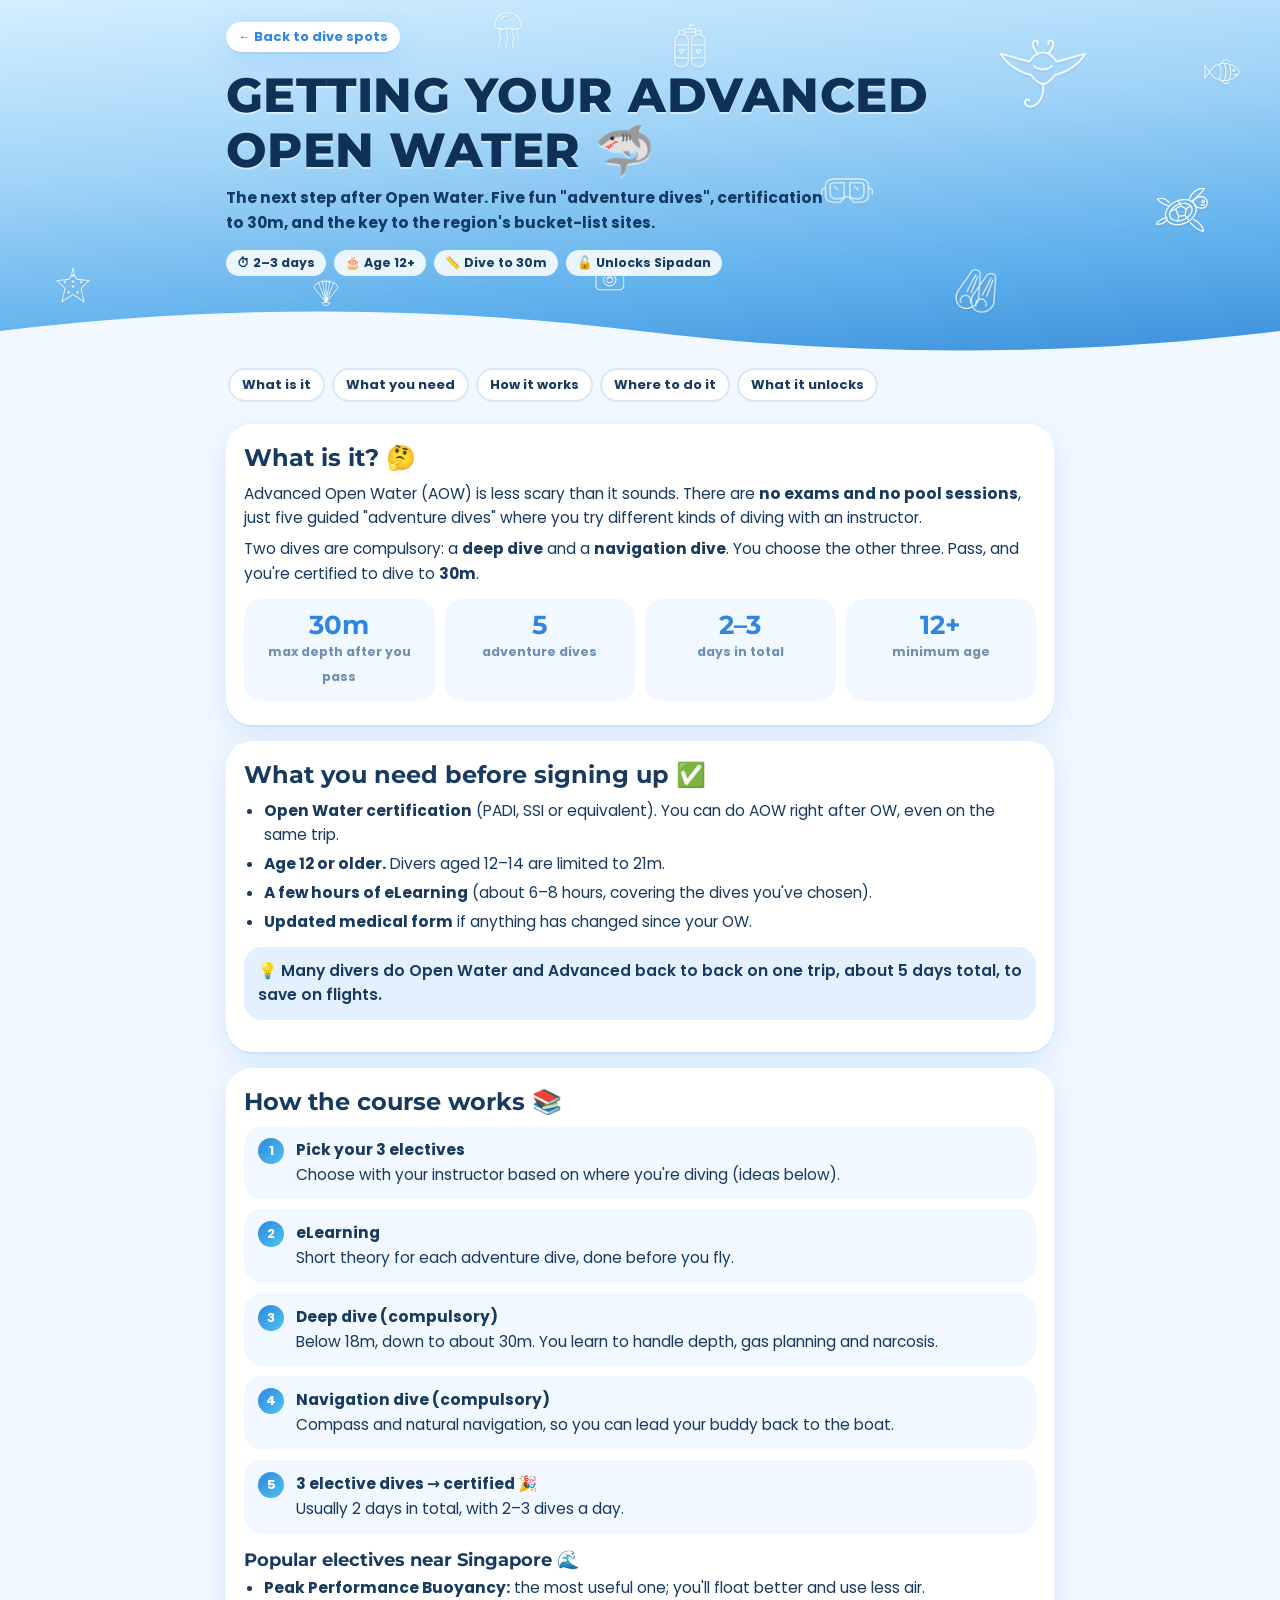
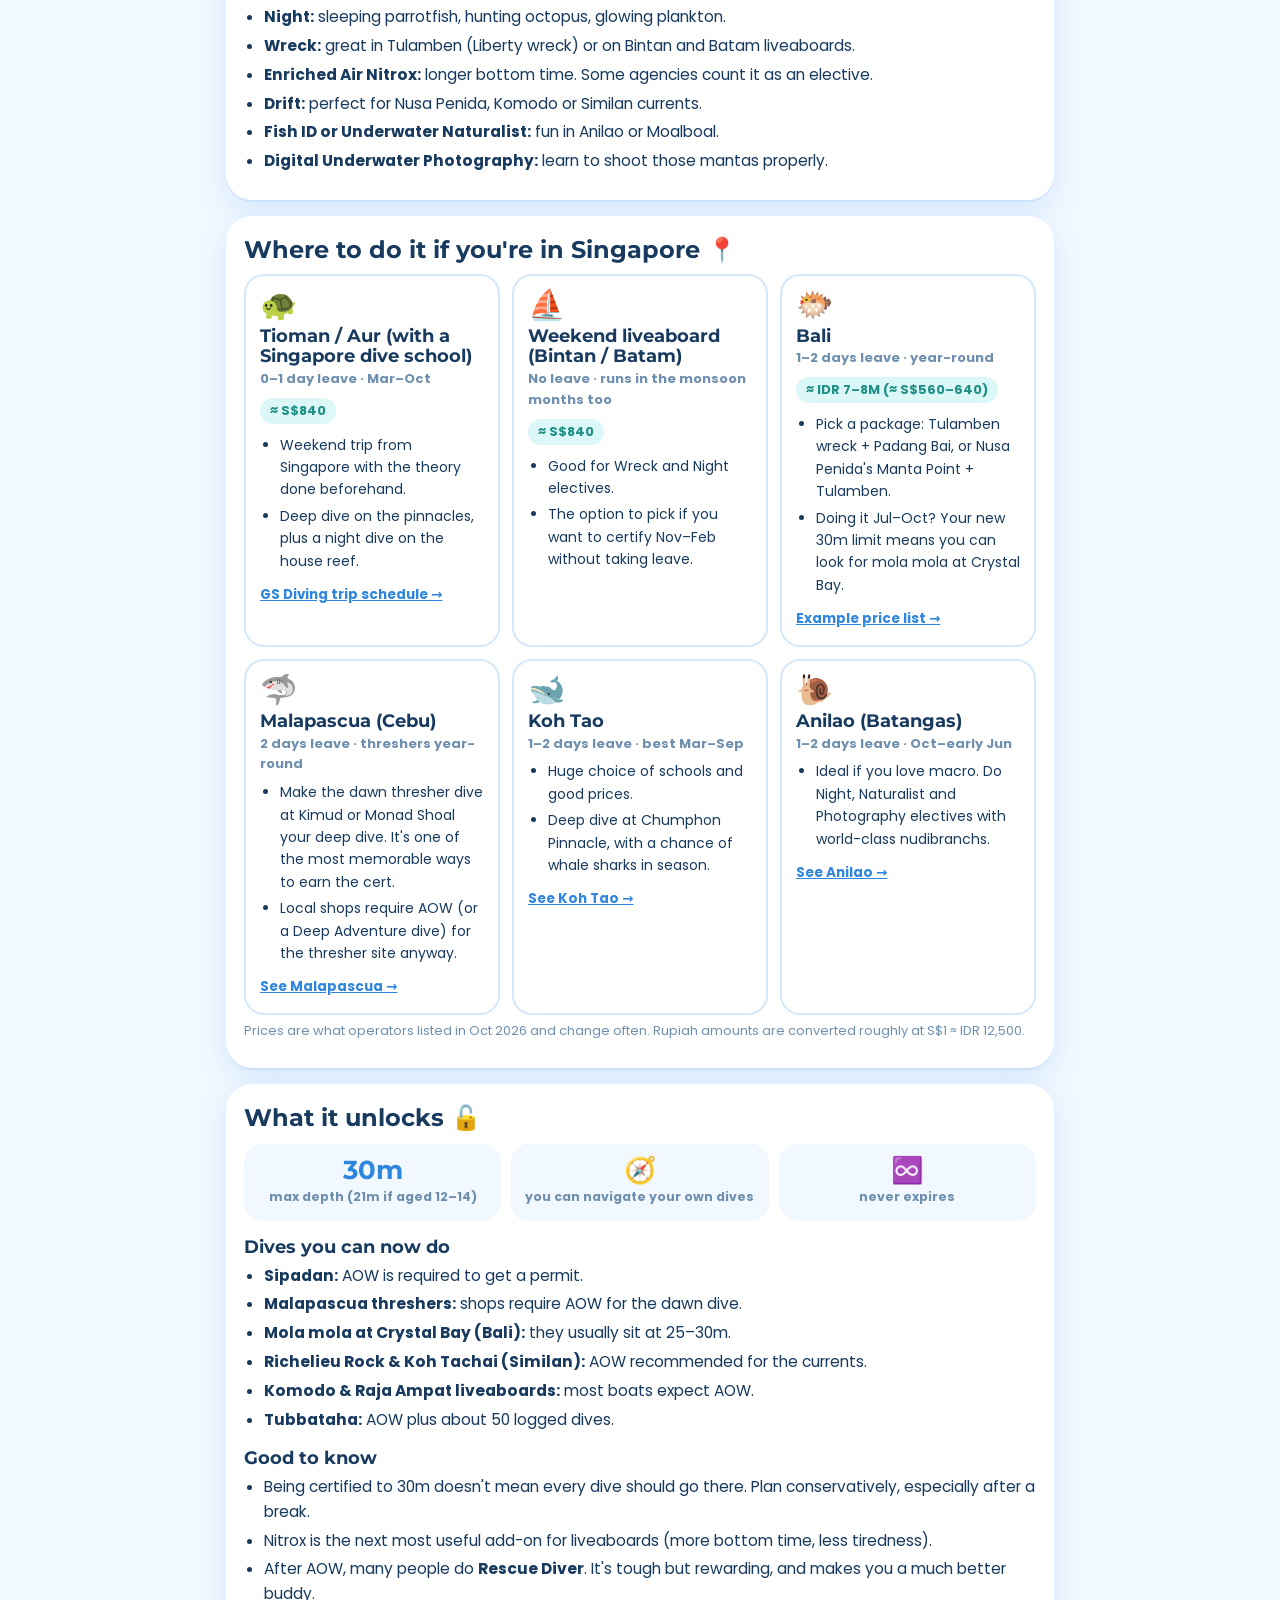
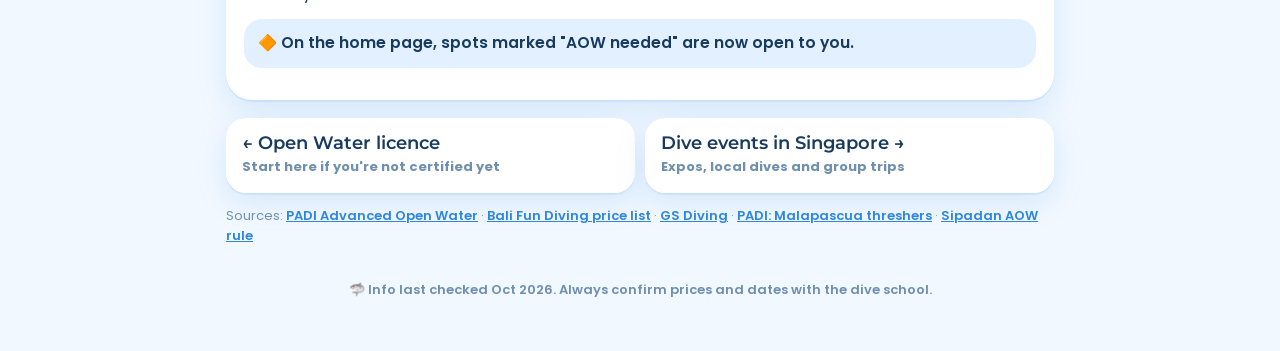
<file: advanced-open-water.html>
<!doctype html>
<html lang="en">
<head>
<meta charset="utf-8">
<meta name="viewport" content="width=device-width, initial-scale=1">
<title>Advanced Open Water</title>
<meta name="description" content="How to get your Advanced Open Water scuba certification from Singapore: what it is, requirements, where to do it and what it unlocks.">
<link rel="preconnect" href="https://fonts.googleapis.com">
<link rel="preconnect" href="https://fonts.gstatic.com" crossorigin>
<link href="https://fonts.googleapis.com/css2?family=Montserrat:wght@600;700;800&family=Poppins:wght@400;500;600;700&display=swap" rel="stylesheet">
<link rel="stylesheet" href="pages.css">
</head>
<body>

<header class="hero">
  <div class="doodles"></div>
  <div class="wrap">
    <a class="back" href="index.html">← Back to dive spots</a>
    <h1>Getting your Advanced Open Water 🦈</h1>
    <p>The next step after Open Water. Five fun "adventure dives", certification to 30m, and the key to the region's bucket-list sites.</p>
    <div class="tagrow"><span>⏱ 2–3 days</span><span>🎂 Age 12+</span><span>📏 Dive to 30m</span><span>🔓 Unlocks Sipadan</span></div>
  </div>
  <div class="waves"><svg viewBox="0 0 1440 60" preserveAspectRatio="none"><path fill="#f2f8ff" d="M0,34 C120,8 240,8 360,34 C480,60 600,60 720,34 C840,8 960,8 1080,34 C1200,60 1320,60 1440,34 L1440,60 L0,60Z"/></svg></div>
</header>

<main class="wrap">
  <nav class="toc" aria-label="On this page">
    <a href="#what">What is it</a><a href="#need">What you need</a><a href="#how">How it works</a>
    <a href="#where">Where to do it</a><a href="#after">What it unlocks</a>
  </nav>

  <section class="block" id="what">
    <h2>What is it? 🤔</h2>
    <p>Advanced Open Water (AOW) is less scary than it sounds. There are <b>no exams and no pool sessions</b>, just five guided "adventure dives" where you try different kinds of diving with an instructor.</p>
    <p>Two dives are compulsory: a <b>deep dive</b> and a <b>navigation dive</b>. You choose the other three. Pass, and you're certified to dive to <b>30m</b>.</p>
    <div class="facts">
      <div class="fact"><span class="big">30m</span><small>max depth after you pass</small></div>
      <div class="fact"><span class="big">5</span><small>adventure dives</small></div>
      <div class="fact"><span class="big">2–3</span><small>days in total</small></div>
      <div class="fact"><span class="big">12+</span><small>minimum age</small></div>
    </div>
  </section>

  <section class="block" id="need">
    <h2>What you need before signing up ✅</h2>
    <ul>
      <li><b>Open Water certification</b> (PADI, SSI or equivalent). You can do AOW right after OW, even on the same trip.</li>
      <li><b>Age 12 or older.</b> Divers aged 12–14 are limited to 21m.</li>
      <li><b>A few hours of eLearning</b> (about 6–8 hours, covering the dives you've chosen).</li>
      <li><b>Updated medical form</b> if anything has changed since your OW.</li>
    </ul>
    <div class="callout">💡 Many divers do Open Water and Advanced back to back on one trip, about 5 days total, to save on flights.</div>
  </section>

  <section class="block" id="how">
    <h2>How the course works 📚</h2>
    <ol class="steps">
      <li><b>Pick your 3 electives</b>Choose with your instructor based on where you're diving (ideas below).</li>
      <li><b>eLearning</b>Short theory for each adventure dive, done before you fly.</li>
      <li><b>Deep dive (compulsory)</b>Below 18m, down to about 30m. You learn to handle depth, gas planning and narcosis.</li>
      <li><b>Navigation dive (compulsory)</b>Compass and natural navigation, so you can lead your buddy back to the boat.</li>
      <li><b>3 elective dives → certified 🎉</b>Usually 2 days in total, with 2–3 dives a day.</li>
    </ol>
    <h3>Popular electives near Singapore 🌊</h3>
    <ul>
      <li><b>Peak Performance Buoyancy:</b> the most useful one; you'll float better and use less air.</li>
      <li><b>Night:</b> sleeping parrotfish, hunting octopus, glowing plankton.</li>
      <li><b>Wreck:</b> great in Tulamben (Liberty wreck) or on Bintan and Batam liveaboards.</li>
      <li><b>Enriched Air Nitrox:</b> longer bottom time. Some agencies count it as an elective.</li>
      <li><b>Drift:</b> perfect for Nusa Penida, Komodo or Similan currents.</li>
      <li><b>Fish ID or Underwater Naturalist:</b> fun in Anilao or Moalboal.</li>
      <li><b>Digital Underwater Photography:</b> learn to shoot those mantas properly.</li>
    </ul>
  </section>

  <section class="block" id="where">
    <h2>Where to do it if you're in Singapore 📍</h2>
    <div class="places">

      <div class="place">
        <div class="emo">🐢</div>
        <h3>Tioman / Aur (with a Singapore dive school)</h3>
        <div class="meta">0–1 day leave · Mar–Oct</div>
        <span class="price">≈ S$840</span>
        <ul>
          <li>Weekend trip from Singapore with the theory done beforehand.</li>
          <li>Deep dive on the pinnacles, plus a night dive on the house reef.</li>
        </ul>
        <a class="go" href="https://gs-diving.com/scheduled-dive-trips/" target="_blank" rel="noopener">GS Diving trip schedule →</a>
      </div>

      <div class="place">
        <div class="emo">⛵</div>
        <h3>Weekend liveaboard (Bintan / Batam)</h3>
        <div class="meta">No leave · runs in the monsoon months too</div>
        <span class="price">≈ S$840</span>
        <ul>
          <li>Good for Wreck and Night electives.</li>
          <li>The option to pick if you want to certify Nov–Feb without taking leave.</li>
        </ul>
      </div>

      <div class="place">
        <div class="emo">🐡</div>
        <h3>Bali</h3>
        <div class="meta">1–2 days leave · year-round</div>
        <span class="price">≈ IDR 7–8M (≈ S$560–640)</span>
        <ul>
          <li>Pick a package: Tulamben wreck + Padang Bai, or Nusa Penida's Manta Point + Tulamben.</li>
          <li>Doing it Jul–Oct? Your new 30m limit means you can look for mola mola at Crystal Bay.</li>
        </ul>
        <a class="go" href="https://balifundiving.com/pricelist/" target="_blank" rel="noopener">Example price list →</a>
      </div>

      <div class="place">
        <div class="emo">🦈</div>
        <h3>Malapascua (Cebu)</h3>
        <div class="meta">2 days leave · threshers year-round</div>
        <ul>
          <li>Make the dawn thresher dive at Kimud or Monad Shoal your deep dive. It's one of the most memorable ways to earn the cert.</li>
          <li>Local shops require AOW (or a Deep Adventure dive) for the thresher site anyway.</li>
        </ul>
        <a class="go" href="index.html#spot-malapascua">See Malapascua →</a>
      </div>

      <div class="place">
        <div class="emo">🐋</div>
        <h3>Koh Tao</h3>
        <div class="meta">1–2 days leave · best Mar–Sep</div>
        <ul>
          <li>Huge choice of schools and good prices.</li>
          <li>Deep dive at Chumphon Pinnacle, with a chance of whale sharks in season.</li>
        </ul>
        <a class="go" href="index.html#spot-kohtao">See Koh Tao →</a>
      </div>

      <div class="place">
        <div class="emo">🐌</div>
        <h3>Anilao (Batangas)</h3>
        <div class="meta">1–2 days leave · Oct–early Jun</div>
        <ul>
          <li>Ideal if you love macro. Do Night, Naturalist and Photography electives with world-class nudibranchs.</li>
        </ul>
        <a class="go" href="index.html#spot-anilao">See Anilao →</a>
      </div>

    </div>
    <p class="sources">Prices are what operators listed in Oct 2026 and change often. Rupiah amounts are converted roughly at S$1 ≈ IDR 12,500.</p>
  </section>

  <section class="block" id="after">
    <h2>What it unlocks 🔓</h2>
    <div class="facts">
      <div class="fact"><span class="big">30m</span><small>max depth (21m if aged 12–14)</small></div>
      <div class="fact"><span class="big">🧭</span><small>you can navigate your own dives</small></div>
      <div class="fact"><span class="big">♾️</span><small>never expires</small></div>
    </div>
    <h3>Dives you can now do</h3>
    <ul>
      <li><b>Sipadan:</b> AOW is required to get a permit.</li>
      <li><b>Malapascua threshers:</b> shops require AOW for the dawn dive.</li>
      <li><b>Mola mola at Crystal Bay (Bali):</b> they usually sit at 25–30m.</li>
      <li><b>Richelieu Rock & Koh Tachai (Similan):</b> AOW recommended for the currents.</li>
      <li><b>Komodo & Raja Ampat liveaboards:</b> most boats expect AOW.</li>
      <li><b>Tubbataha:</b> AOW plus about 50 logged dives.</li>
    </ul>
    <h3>Good to know</h3>
    <ul>
      <li>Being certified to 30m doesn't mean every dive should go there. Plan conservatively, especially after a break.</li>
      <li>Nitrox is the next most useful add-on for liveaboards (more bottom time, less tiredness).</li>
      <li>After AOW, many people do <b>Rescue Diver</b>. It's tough but rewarding, and makes you a much better buddy.</li>
    </ul>
    <div class="callout">🔶 On the home page, spots marked "AOW needed" are now open to you.</div>
  </section>

  <div class="next">
    <a href="open-water.html"><b>← Open Water licence</b><span>Start here if you're not certified yet</span></a>
    <a href="events.html"><b>Dive events in Singapore →</b><span>Expos, local dives and group trips</span></a>
  </div>

  <p class="sources">Sources: <a href="https://padi.com/courses/advanced-open-water" target="_blank" rel="noopener">PADI Advanced Open Water</a> · <a href="https://balifundiving.com/pricelist/" target="_blank" rel="noopener">Bali Fun Diving price list</a> · <a href="https://gs-diving.com/scheduled-dive-trips/" target="_blank" rel="noopener">GS Diving</a> · <a href="https://blog.padi.com/?p=60739" target="_blank" rel="noopener">PADI: Malapascua threshers</a> · <a href="https://stingynomads.com/dive-sipadan-budget-guide/" target="_blank" rel="noopener">Sipadan AOW rule</a></p>
</main>

<footer>🦈 Info last checked Oct 2026. Always confirm prices and dates with the dive school.</footer>
<script src="pages.js"></script>
</body>
</html>
</file>
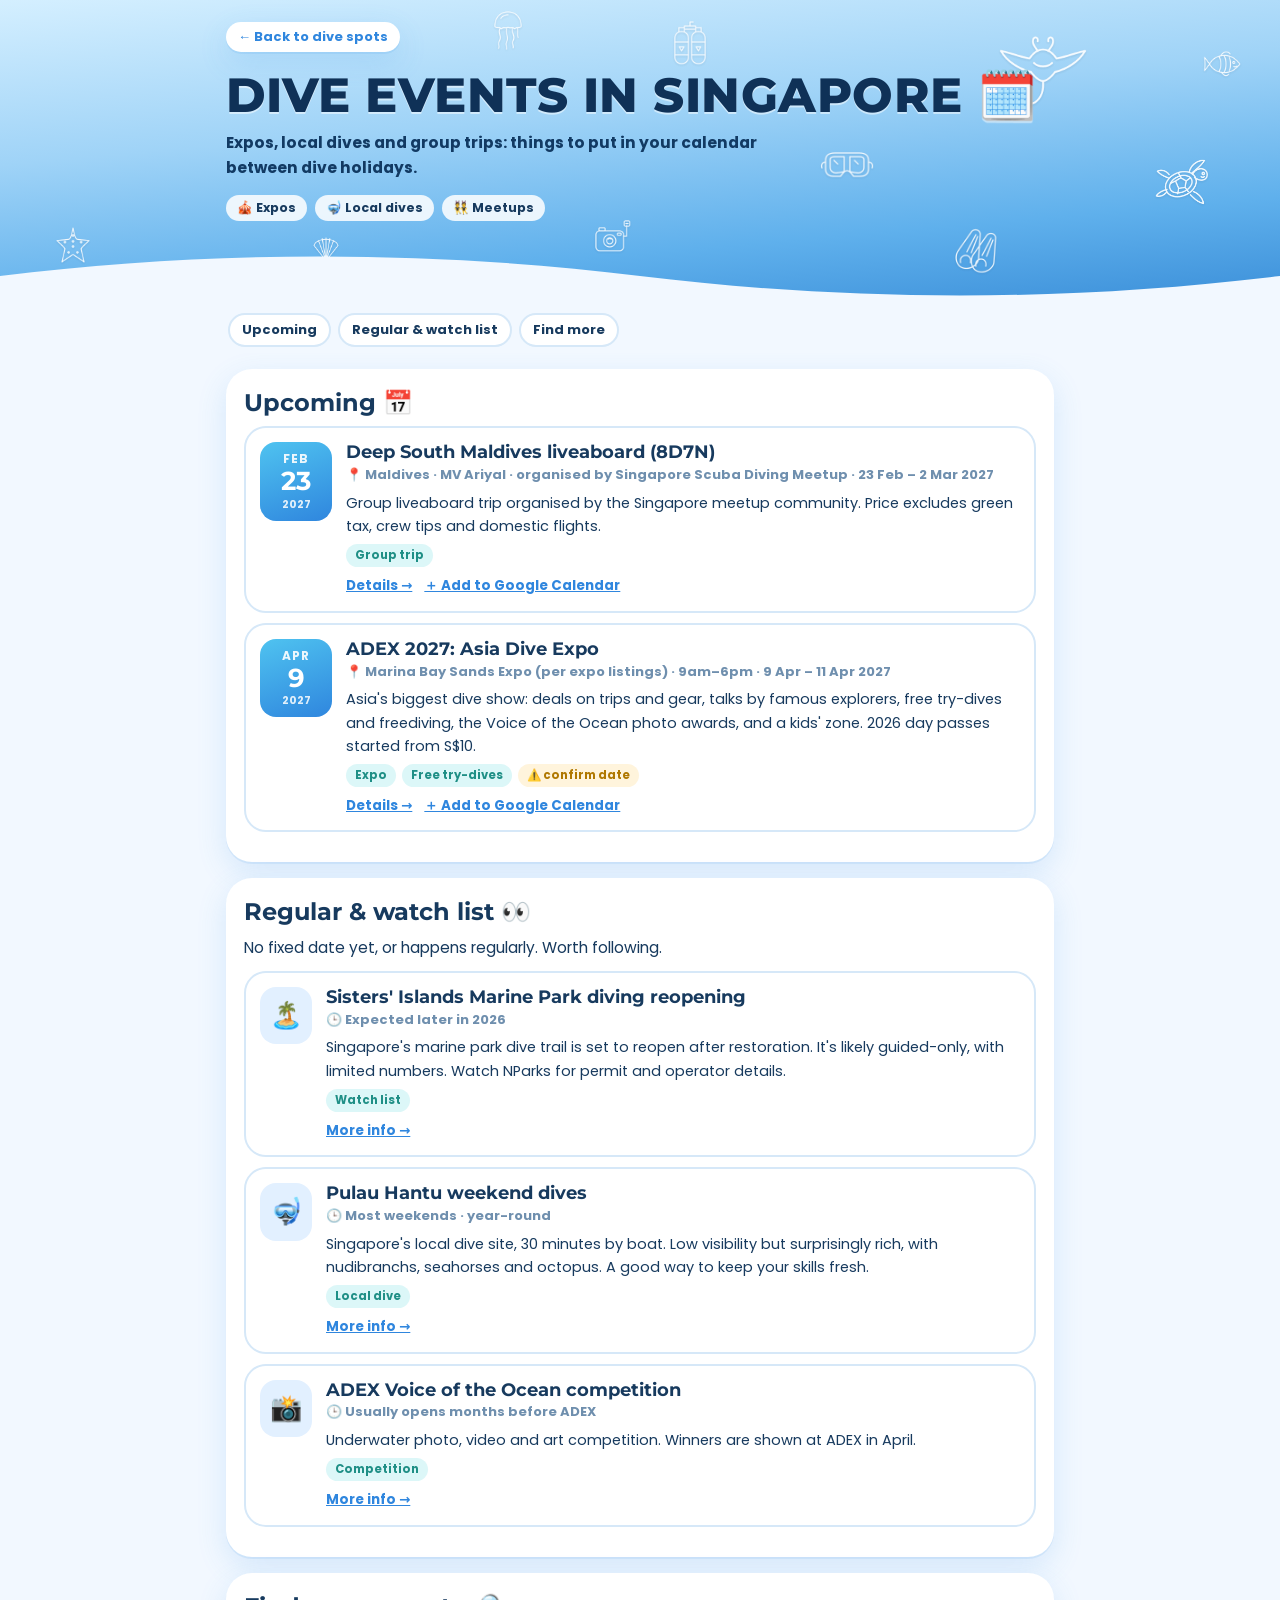
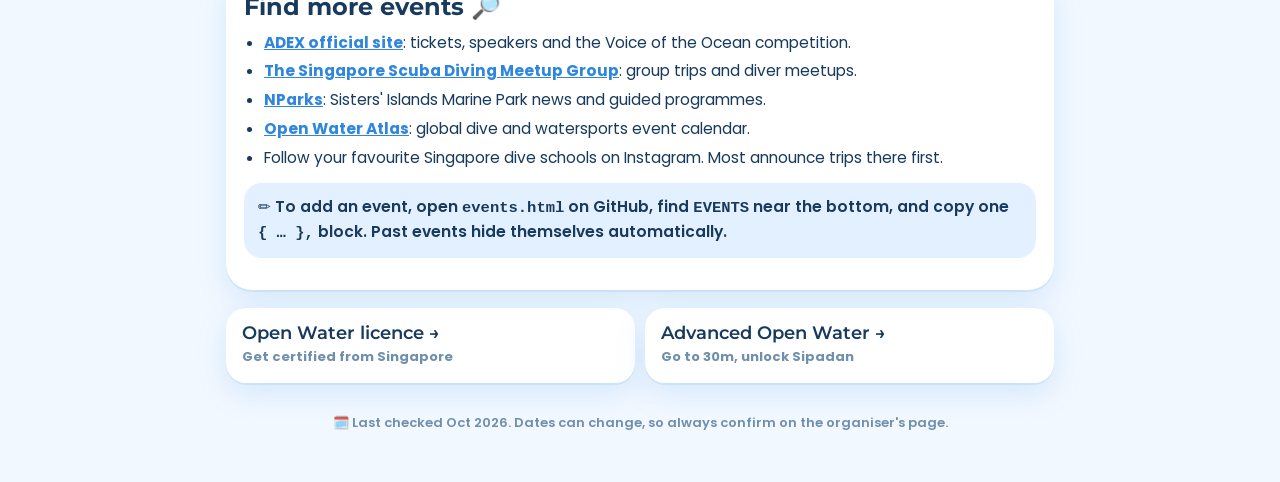
<file: events.html>
<!doctype html>
<html lang="en">
<head>
<meta charset="utf-8">
<meta name="viewport" content="width=device-width, initial-scale=1">
<title>Dive Events in SG</title>
<meta name="description" content="Upcoming diving-related events in Singapore: dive expos, local dives and group trips.">
<link rel="preconnect" href="https://fonts.googleapis.com">
<link rel="preconnect" href="https://fonts.gstatic.com" crossorigin>
<link href="https://fonts.googleapis.com/css2?family=Montserrat:wght@600;700;800&family=Poppins:wght@400;500;600;700&display=swap" rel="stylesheet">
<link rel="stylesheet" href="pages.css">
<style>
.ev{display:grid;grid-template-columns:72px 1fr;gap:14px;border:2px solid var(--line);border-radius:22px;padding:14px;margin:10px 0;background:#fff;transition:transform .25s,border-color .25s}
.ev:hover{transform:translateY(-3px);border-color:var(--blue)}
.date{background:linear-gradient(160deg,#4fc3f0,#2f86de);color:#fff;border-radius:16px;text-align:center;padding:8px 4px;align-self:start}
.date .m{display:block;font:700 12px Poppins;text-transform:uppercase;letter-spacing:.08em;opacity:.9}
.date .d{display:block;font:700 26px Montserrat;line-height:1.05}
.date .y{display:block;font:700 11px Poppins;opacity:.85}
.ev h3{margin:0 0 2px !important;font-size:18px}
.ev .where{color:var(--muted);font-weight:700;font-size:13px}
.ev p{margin:6px 0 !important;font-size:14.5px}
.ev .tags{display:flex;gap:6px;flex-wrap:wrap;margin-top:6px}
.ev .tag{font:700 11.5px Poppins;padding:3px 9px;border-radius:999px;background:var(--aqua-soft);color:#1f8f86}
.ev .tag.check{background:#fff4dc;color:#b07800}
.ev .links{display:flex;gap:12px;flex-wrap:wrap;margin-top:8px;font-size:13.5px}
.ongoing .ev{grid-template-columns:52px 1fr}
.ongoing .date{background:var(--blue-soft);color:var(--blue);font-size:26px;display:grid;place-items:center;padding:8px 0}
.empty{color:var(--muted);font-weight:700}
</style>
</head>
<body>

<header class="hero">
  <div class="doodles"></div>
  <div class="wrap">
    <a class="back" href="index.html">← Back to dive spots</a>
    <h1>Dive events in Singapore 🗓️</h1>
    <p>Expos, local dives and group trips: things to put in your calendar between dive holidays.</p>
    <div class="tagrow"><span>🎪 Expos</span><span>🤿 Local dives</span><span>👯 Meetups</span></div>
  </div>
  <div class="waves"><svg viewBox="0 0 1440 60" preserveAspectRatio="none"><path fill="#f2f8ff" d="M0,34 C120,8 240,8 360,34 C480,60 600,60 720,34 C840,8 960,8 1080,34 C1200,60 1320,60 1440,34 L1440,60 L0,60Z"/></svg></div>
</header>

<main class="wrap">
  <nav class="toc" aria-label="On this page">
    <a href="#upcoming">Upcoming</a><a href="#ongoing">Regular & watch list</a><a href="#more">Find more</a>
  </nav>

  <section class="block" id="upcoming">
    <h2>Upcoming 📅</h2>
    <div id="upList"></div>
  </section>

  <section class="block ongoing" id="ongoing">
    <h2>Regular & watch list 👀</h2>
    <p>No fixed date yet, or happens regularly. Worth following.</p>
    <div id="onList"></div>
  </section>

  <section class="block" id="more">
    <h2>Find more events 🔎</h2>
    <ul>
      <li><a href="https://www.adex.asia" target="_blank" rel="noopener">ADEX official site</a>: tickets, speakers and the Voice of the Ocean competition.</li>
      <li><a href="https://www.meetup.com/the-singapore-scuba-diving-meetup-group/" target="_blank" rel="noopener">The Singapore Scuba Diving Meetup Group</a>: group trips and diver meetups.</li>
      <li><a href="https://www.nparks.gov.sg" target="_blank" rel="noopener">NParks</a>: Sisters' Islands Marine Park news and guided programmes.</li>
      <li><a href="https://openwateratlas.com/en/events/" target="_blank" rel="noopener">Open Water Atlas</a>: global dive and watersports event calendar.</li>
      <li>Follow your favourite Singapore dive schools on Instagram. Most announce trips there first.</li>
    </ul>
    <div class="callout">✏️ To add an event, open <code>events.html</code> on GitHub, find <code>EVENTS</code> near the bottom, and copy one <code>{ … },</code> block. Past events hide themselves automatically.</div>
  </section>

  <div class="next">
    <a href="open-water.html"><b>Open Water licence →</b><span>Get certified from Singapore</span></a>
    <a href="advanced-open-water.html"><b>Advanced Open Water →</b><span>Go to 30m, unlock Sipadan</span></a>
  </div>
</main>

<footer>🗓️ Last checked Oct 2026. Dates can change, so always confirm on the organiser's page.</footer>

<script>
/* ===================================================================
   EDIT EVENTS HERE
   EVENTS  = things with dates. Format dates as "YYYY-MM-DD".
             end is optional (for multi-day events).
             check: true shows a "confirm date" tag.
   ONGOING = regular things or "watch this space" items (no date).
   =================================================================== */
const EVENTS = [
  { start:"2027-02-23", end:"2027-03-02", title:"Deep South Maldives liveaboard (8D7N)",
    where:"Maldives · MV Ariyal · organised by Singapore Scuba Diving Meetup",
    what:"Group liveaboard trip organised by the Singapore meetup community. Price excludes green tax, crew tips and domestic flights.",
    url:"https://www.meetup.com/the-singapore-scuba-diving-meetup-group/", tags:["Group trip"] },
  { start:"2027-04-09", end:"2027-04-11", title:"ADEX 2027: Asia Dive Expo",
    where:"Marina Bay Sands Expo (per expo listings) · 9am–6pm",
    what:"Asia's biggest dive show: deals on trips and gear, talks by famous explorers, free try-dives and freediving, the Voice of the Ocean photo awards, and a kids' zone. 2026 day passes started from S$10.",
    url:"https://www.adex.asia", tags:["Expo","Free try-dives"], check:true }
];

const ONGOING = [
  { icon:"🏝️", title:"Sisters' Islands Marine Park diving reopening",
    when:"Expected later in 2026",
    what:"Singapore's marine park dive trail is set to reopen after restoration. It's likely guided-only, with limited numbers. Watch NParks for permit and operator details.",
    url:"https://www.thescubanews.com/2026/04/15/singapore-set-to-reopen-diving-at-sisters-islands-marine-park-after-multi-year-restoration/", tags:["Watch list"] },
  { icon:"🤿", title:"Pulau Hantu weekend dives",
    when:"Most weekends · year-round",
    what:"Singapore's local dive site, 30 minutes by boat. Low visibility but surprisingly rich, with nudibranchs, seahorses and octopus. A good way to keep your skills fresh.",
    url:"https://travel.padi.com/dive-trip/singapur/pulau-hantu-tauchausflug-13981", tags:["Local dive"] },
  { icon:"📸", title:"ADEX Voice of the Ocean competition",
    when:"Usually opens months before ADEX",
    what:"Underwater photo, video and art competition. Winners are shown at ADEX in April.",
    url:"https://www.divephotoguide.com/underwater-photography-scuba-ocean-news/adex-voice-ocean-2026-competition-launched", tags:["Competition"] }
];

/* ------------- rendering (no need to edit below) ------------- */
const MON = ["Jan","Feb","Mar","Apr","May","Jun","Jul","Aug","Sep","Oct","Nov","Dec"];
const esc = t => String(t ?? "").replace(/[&<>"]/g, c => ({"&":"&amp;","<":"&lt;",">":"&gt;",'"':"&quot;"}[c]));
const toD = s => { const [y,m,d] = s.split("-").map(Number); return new Date(y, m-1, d); };
const ymd = d => `${d.getFullYear()}${String(d.getMonth()+1).padStart(2,"0")}${String(d.getDate()).padStart(2,"0")}`;
const today = new Date(); today.setHours(0,0,0,0);

const upcoming = EVENTS.filter(e => toD(e.end || e.start) >= today).sort((a,b) => toD(a.start) - toD(b.start));
document.getElementById("upList").innerHTML = upcoming.length ? upcoming.map(e => {
  const s = toD(e.start), en = e.end ? toD(e.end) : null;
  const range = en ? `${s.getDate()} ${MON[s.getMonth()]} – ${en.getDate()} ${MON[en.getMonth()]} ${en.getFullYear()}` : `${s.getDate()} ${MON[s.getMonth()]} ${s.getFullYear()}`;
  const endPlus = new Date((en || s).getTime()); endPlus.setDate(endPlus.getDate()+1);
  const gcal = `https://calendar.google.com/calendar/render?action=TEMPLATE&text=${encodeURIComponent(e.title)}&dates=${ymd(s)}/${ymd(endPlus)}&location=${encodeURIComponent(e.where||"")}&details=${encodeURIComponent((e.what||"")+"\n"+(e.url||""))}`;
  return `<div class="ev">
    <div class="date"><span class="m">${MON[s.getMonth()]}</span><span class="d">${s.getDate()}</span><span class="y">${s.getFullYear()}</span></div>
    <div>
      <h3>${esc(e.title)}</h3>
      <div class="where">📍 ${esc(e.where)} · ${range}</div>
      <p>${esc(e.what)}</p>
      <div class="tags">${(e.tags||[]).map(t=>`<span class="tag">${esc(t)}</span>`).join("")}${e.check?`<span class="tag check">⚠️ confirm date</span>`:""}</div>
      <div class="links">${e.url?`<a href="${esc(e.url)}" target="_blank" rel="noopener">Details →</a>`:""}<a href="${gcal}" target="_blank" rel="noopener">＋ Add to Google Calendar</a></div>
    </div>
  </div>`;
}).join("") : `<p class="empty">No dated events right now. Check the watch list below. 🐠</p>`;

document.getElementById("onList").innerHTML = ONGOING.map(e => `<div class="ev">
  <div class="date">${e.icon||"🐠"}</div>
  <div>
    <h3>${esc(e.title)}</h3>
    <div class="where">🕒 ${esc(e.when)}</div>
    <p>${esc(e.what)}</p>
    <div class="tags">${(e.tags||[]).map(t=>`<span class="tag">${esc(t)}</span>`).join("")}</div>
    ${e.url?`<div class="links"><a href="${esc(e.url)}" target="_blank" rel="noopener">More info →</a></div>`:""}
  </div>
</div>`).join("");
</script>
<script src="pages.js"></script>
</body>
</html>
</file>
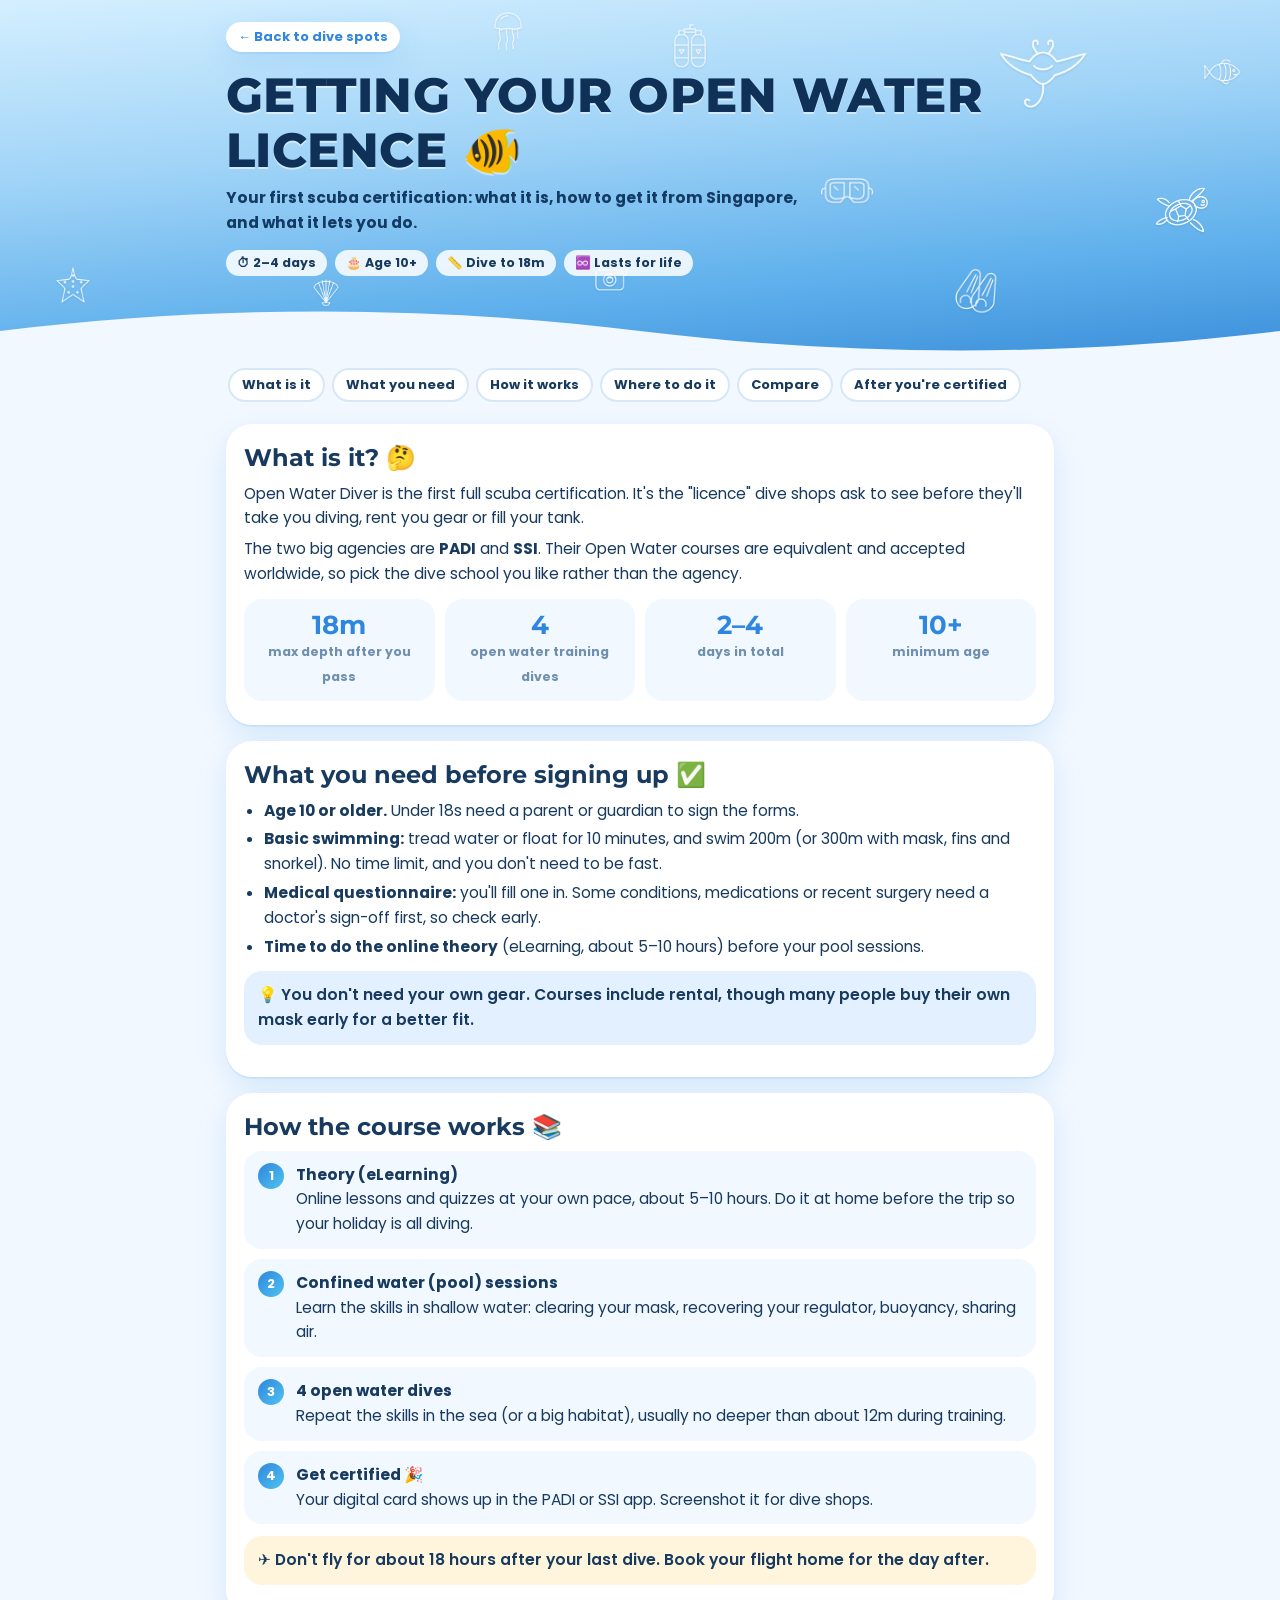
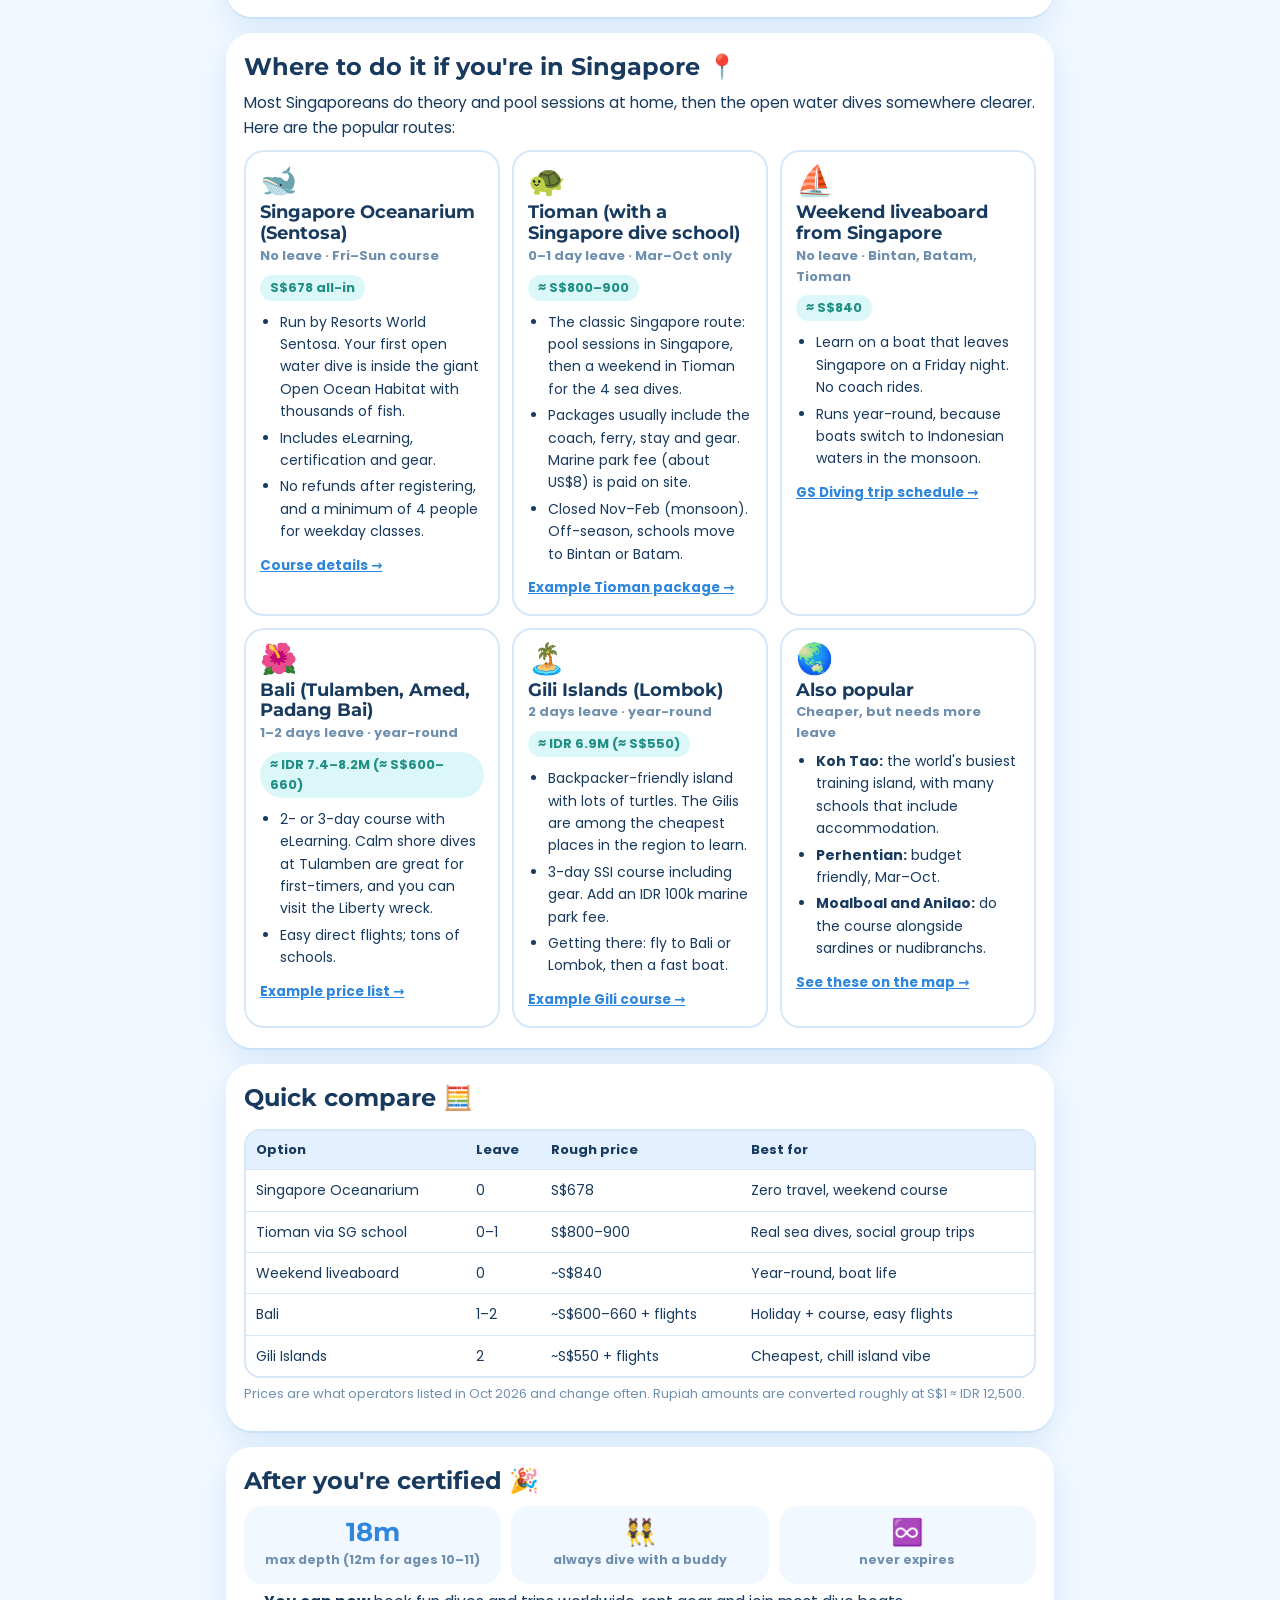
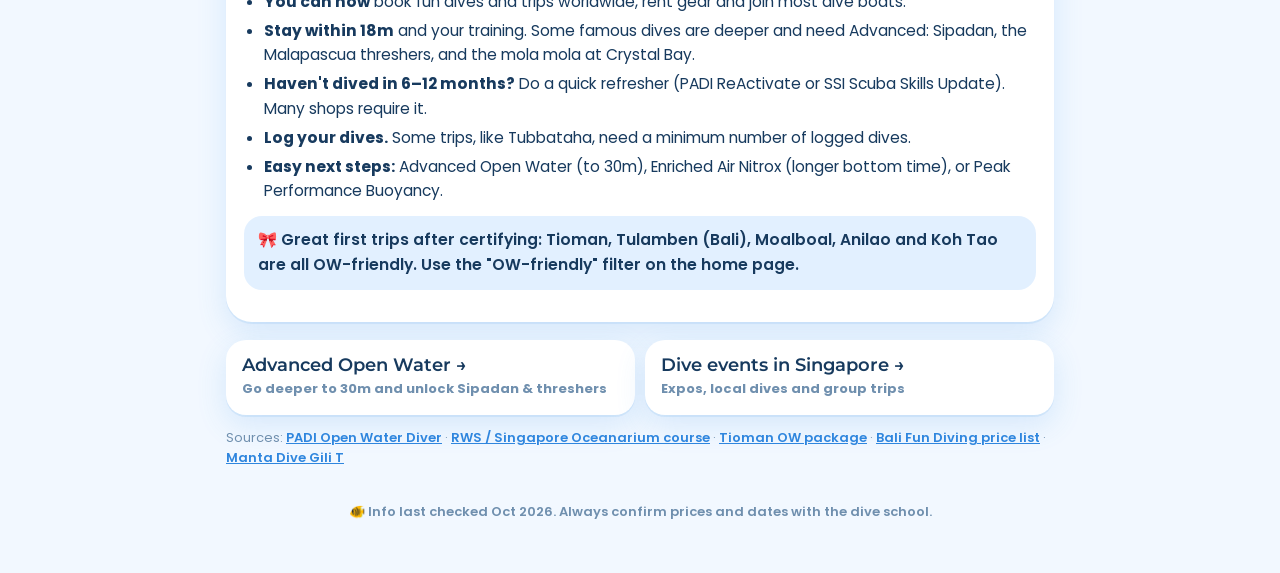
<file: open-water.html>
<!doctype html>
<html lang="en">
<head>
<meta charset="utf-8">
<meta name="viewport" content="width=device-width, initial-scale=1">
<title>Open Water Licence</title>
<meta name="description" content="How to get your Open Water scuba certification from Singapore: what it is, requirements, where to do it (Singapore Oceanarium, Tioman, Bali, Gili) and what you can do after.">
<link rel="preconnect" href="https://fonts.googleapis.com">
<link rel="preconnect" href="https://fonts.gstatic.com" crossorigin>
<link href="https://fonts.googleapis.com/css2?family=Montserrat:wght@600;700;800&family=Poppins:wght@400;500;600;700&display=swap" rel="stylesheet">
<link rel="stylesheet" href="pages.css">
</head>
<body>

<header class="hero">
  <div class="doodles"></div>
  <div class="wrap">
    <a class="back" href="index.html">← Back to dive spots</a>
    <h1>Getting your Open Water licence 🐠</h1>
    <p>Your first scuba certification: what it is, how to get it from Singapore, and what it lets you do.</p>
    <div class="tagrow"><span>⏱ 2–4 days</span><span>🎂 Age 10+</span><span>📏 Dive to 18m</span><span>♾️ Lasts for life</span></div>
  </div>
  <div class="waves"><svg viewBox="0 0 1440 60" preserveAspectRatio="none"><path fill="#f2f8ff" d="M0,34 C120,8 240,8 360,34 C480,60 600,60 720,34 C840,8 960,8 1080,34 C1200,60 1320,60 1440,34 L1440,60 L0,60Z"/></svg></div>
</header>

<main class="wrap">
  <nav class="toc" aria-label="On this page">
    <a href="#what">What is it</a><a href="#need">What you need</a><a href="#how">How it works</a>
    <a href="#where">Where to do it</a><a href="#compare">Compare</a><a href="#after">After you're certified</a>
  </nav>

  <section class="block" id="what">
    <h2>What is it? 🤔</h2>
    <p>Open Water Diver is the first full scuba certification. It's the "licence" dive shops ask to see before they'll take you diving, rent you gear or fill your tank.</p>
    <p>The two big agencies are <b>PADI</b> and <b>SSI</b>. Their Open Water courses are equivalent and accepted worldwide, so pick the dive school you like rather than the agency.</p>
    <div class="facts">
      <div class="fact"><span class="big">18m</span><small>max depth after you pass</small></div>
      <div class="fact"><span class="big">4</span><small>open water training dives</small></div>
      <div class="fact"><span class="big">2–4</span><small>days in total</small></div>
      <div class="fact"><span class="big">10+</span><small>minimum age</small></div>
    </div>
  </section>

  <section class="block" id="need">
    <h2>What you need before signing up ✅</h2>
    <ul>
      <li><b>Age 10 or older.</b> Under 18s need a parent or guardian to sign the forms.</li>
      <li><b>Basic swimming:</b> tread water or float for 10 minutes, and swim 200m (or 300m with mask, fins and snorkel). No time limit, and you don't need to be fast.</li>
      <li><b>Medical questionnaire:</b> you'll fill one in. Some conditions, medications or recent surgery need a doctor's sign-off first, so check early.</li>
      <li><b>Time to do the online theory</b> (eLearning, about 5–10 hours) before your pool sessions.</li>
    </ul>
    <div class="callout">💡 You don't need your own gear. Courses include rental, though many people buy their own mask early for a better fit.</div>
  </section>

  <section class="block" id="how">
    <h2>How the course works 📚</h2>
    <ol class="steps">
      <li><b>Theory (eLearning)</b>Online lessons and quizzes at your own pace, about 5–10 hours. Do it at home before the trip so your holiday is all diving.</li>
      <li><b>Confined water (pool) sessions</b>Learn the skills in shallow water: clearing your mask, recovering your regulator, buoyancy, sharing air.</li>
      <li><b>4 open water dives</b>Repeat the skills in the sea (or a big habitat), usually no deeper than about 12m during training.</li>
      <li><b>Get certified 🎉</b>Your digital card shows up in the PADI or SSI app. Screenshot it for dive shops.</li>
    </ol>
    <div class="callout warn">✈️ Don't fly for about 18 hours after your last dive. Book your flight home for the day after.</div>
  </section>

  <section class="block" id="where">
    <h2>Where to do it if you're in Singapore 📍</h2>
    <p>Most Singaporeans do theory and pool sessions at home, then the open water dives somewhere clearer. Here are the popular routes:</p>
    <div class="places">

      <div class="place">
        <div class="emo">🐋</div>
        <h3>Singapore Oceanarium (Sentosa)</h3>
        <div class="meta">No leave · Fri–Sun course</div>
        <span class="price">S$678 all-in</span>
        <ul>
          <li>Run by Resorts World Sentosa. Your first open water dive is inside the giant Open Ocean Habitat with thousands of fish.</li>
          <li>Includes eLearning, certification and gear.</li>
          <li>No refunds after registering, and a minimum of 4 people for weekday classes.</li>
        </ul>
        <a class="go" href="https://rwsentosa.com/en/play/special-experiences/padi-open-water-diver" target="_blank" rel="noopener">Course details →</a>
      </div>

      <div class="place">
        <div class="emo">🐢</div>
        <h3>Tioman (with a Singapore dive school)</h3>
        <div class="meta">0–1 day leave · Mar–Oct only</div>
        <span class="price">≈ S$800–900</span>
        <ul>
          <li>The classic Singapore route: pool sessions in Singapore, then a weekend in Tioman for the 4 sea dives.</li>
          <li>Packages usually include the coach, ferry, stay and gear. Marine park fee (about US$8) is paid on site.</li>
          <li>Closed Nov–Feb (monsoon). Off-season, schools move to Bintan or Batam.</li>
        </ul>
        <a class="go" href="https://travel.padi.com/dive-course/singapore/open-water-diver-course-tioman-package-62619" target="_blank" rel="noopener">Example Tioman package →</a>
      </div>

      <div class="place">
        <div class="emo">⛵</div>
        <h3>Weekend liveaboard from Singapore</h3>
        <div class="meta">No leave · Bintan, Batam, Tioman</div>
        <span class="price">≈ S$840</span>
        <ul>
          <li>Learn on a boat that leaves Singapore on a Friday night. No coach rides.</li>
          <li>Runs year-round, because boats switch to Indonesian waters in the monsoon.</li>
        </ul>
        <a class="go" href="https://gs-diving.com/scheduled-dive-trips/" target="_blank" rel="noopener">GS Diving trip schedule →</a>
      </div>

      <div class="place">
        <div class="emo">🌺</div>
        <h3>Bali (Tulamben, Amed, Padang Bai)</h3>
        <div class="meta">1–2 days leave · year-round</div>
        <span class="price">≈ IDR 7.4–8.2M (≈ S$600–660)</span>
        <ul>
          <li>2- or 3-day course with eLearning. Calm shore dives at Tulamben are great for first-timers, and you can visit the Liberty wreck.</li>
          <li>Easy direct flights; tons of schools.</li>
        </ul>
        <a class="go" href="https://balifundiving.com/pricelist/" target="_blank" rel="noopener">Example price list →</a>
      </div>

      <div class="place">
        <div class="emo">🏝️</div>
        <h3>Gili Islands (Lombok)</h3>
        <div class="meta">2 days leave · year-round</div>
        <span class="price">≈ IDR 6.9M (≈ S$550)</span>
        <ul>
          <li>Backpacker-friendly island with lots of turtles. The Gilis are among the cheapest places in the region to learn.</li>
          <li>3-day SSI course including gear. Add an IDR 100k marine park fee.</li>
          <li>Getting there: fly to Bali or Lombok, then a fast boat.</li>
        </ul>
        <a class="go" href="https://www.manta-dive.com/diving/courses/open-water-diver/" target="_blank" rel="noopener">Example Gili course →</a>
      </div>

      <div class="place">
        <div class="emo">🌏</div>
        <h3>Also popular</h3>
        <div class="meta">Cheaper, but needs more leave</div>
        <ul>
          <li><b>Koh Tao:</b> the world's busiest training island, with many schools that include accommodation.</li>
          <li><b>Perhentian:</b> budget friendly, Mar–Oct.</li>
          <li><b>Moalboal and Anilao:</b> do the course alongside sardines or nudibranchs.</li>
        </ul>
        <a class="go" href="index.html">See these on the map →</a>
      </div>

    </div>
  </section>

  <section class="block" id="compare">
    <h2>Quick compare 🧮</h2>
    <div class="table-scroll">
    <table class="compare">
      <tr><th>Option</th><th>Leave</th><th>Rough price</th><th>Best for</th></tr>
      <tr><td>Singapore Oceanarium</td><td>0</td><td>S$678</td><td>Zero travel, weekend course</td></tr>
      <tr><td>Tioman via SG school</td><td>0–1</td><td>S$800–900</td><td>Real sea dives, social group trips</td></tr>
      <tr><td>Weekend liveaboard</td><td>0</td><td>~S$840</td><td>Year-round, boat life</td></tr>
      <tr><td>Bali</td><td>1–2</td><td>~S$600–660 + flights</td><td>Holiday + course, easy flights</td></tr>
      <tr><td>Gili Islands</td><td>2</td><td>~S$550 + flights</td><td>Cheapest, chill island vibe</td></tr>
    </table>
    </div>
    <p class="sources">Prices are what operators listed in Oct 2026 and change often. Rupiah amounts are converted roughly at S$1 ≈ IDR 12,500.</p>
  </section>

  <section class="block" id="after">
    <h2>After you're certified 🎉</h2>
    <div class="facts">
      <div class="fact"><span class="big">18m</span><small>max depth (12m for ages 10–11)</small></div>
      <div class="fact"><span class="big">👯</span><small>always dive with a buddy</small></div>
      <div class="fact"><span class="big">♾️</span><small>never expires</small></div>
    </div>
    <ul>
      <li><b>You can now</b> book fun dives and trips worldwide, rent gear and join most dive boats.</li>
      <li><b>Stay within 18m</b> and your training. Some famous dives are deeper and need Advanced: Sipadan, the Malapascua threshers, and the mola mola at Crystal Bay.</li>
      <li><b>Haven't dived in 6–12 months?</b> Do a quick refresher (PADI ReActivate or SSI Scuba Skills Update). Many shops require it.</li>
      <li><b>Log your dives.</b> Some trips, like Tubbataha, need a minimum number of logged dives.</li>
      <li><b>Easy next steps:</b> Advanced Open Water (to 30m), Enriched Air Nitrox (longer bottom time), or Peak Performance Buoyancy.</li>
    </ul>
    <div class="callout">🎀 Great first trips after certifying: Tioman, Tulamben (Bali), Moalboal, Anilao and Koh Tao are all OW-friendly. Use the "OW-friendly" filter on the home page.</div>
  </section>

  <div class="next">
    <a href="advanced-open-water.html"><b>Advanced Open Water →</b><span>Go deeper to 30m and unlock Sipadan & threshers</span></a>
    <a href="events.html"><b>Dive events in Singapore →</b><span>Expos, local dives and group trips</span></a>
  </div>

  <p class="sources">Sources: <a href="https://padi.com/courses/open-water-diver" target="_blank" rel="noopener">PADI Open Water Diver</a> · <a href="https://rwsentosa.com/en/play/special-experiences/padi-open-water-diver" target="_blank" rel="noopener">RWS / Singapore Oceanarium course</a> · <a href="https://travel.padi.com/dive-course/singapore/open-water-diver-course-tioman-package-62619" target="_blank" rel="noopener">Tioman OW package</a> · <a href="https://balifundiving.com/pricelist/" target="_blank" rel="noopener">Bali Fun Diving price list</a> · <a href="https://www.manta-dive.com/diving/courses/open-water-diver/" target="_blank" rel="noopener">Manta Dive Gili T</a></p>
</main>

<footer>🐠 Info last checked Oct 2026. Always confirm prices and dates with the dive school.</footer>
<script src="pages.js"></script>
</body>
</html>
</file>
<file: pages.css>
/* Shared styles for the FYI pages (open-water.html, advanced-open-water.html, events.html) */
:root{
  color-scheme: light;
  --bg:#f2f8ff; --surface:#fff; --ink:#173a5e; --muted:#6f8fae; --line:#d6e8f8;
  --blue:#2f86de; --blue-soft:#e2f0ff; --aqua:#3fcfd6; --aqua-soft:#dcf7f8;
  --best:#22c3a6; --ok:#ffbd4f; --orange:#e0623a; --orange-soft:#ffe6dc;
  --shadow:0 2px 0 rgba(47,134,222,.10), 0 10px 30px rgba(63,150,230,.16);
}
*{box-sizing:border-box}
html{scroll-behavior:smooth}
html,body{margin:0}
body{background:var(--bg);color:var(--ink);font:15.5px/1.6 Poppins,system-ui,sans-serif;overflow-x:hidden}
a{color:var(--blue);font-weight:700}
h1,h2,h3{font-family:Montserrat,sans-serif;line-height:1.15}
.wrap{max-width:860px;margin:0 auto;padding:0 16px}

/* hero */
.hero{position:relative;overflow:hidden;background:linear-gradient(175deg,#d4efff 0%,#9fd3f7 40%,#5fb0ec 75%,#3b8fd9 100%);padding:22px 0 80px}
.hero .back{position:relative;z-index:2;display:inline-block;background:#fff;color:var(--blue);text-decoration:none;border-radius:999px;padding:5px 12px;font:700 13px Poppins;box-shadow:var(--shadow);margin-bottom:16px}
.hero .back:hover{transform:translateX(-2px)}
.hero h1{position:relative;z-index:2;font-size:clamp(30px,6.5vw,48px);margin:0 0 8px;color:#0f3157;text-shadow:0 2px 0 rgba(255,255,255,.5)}
.hero p{position:relative;z-index:2;margin:0;max-width:600px;font-weight:700;color:#123a63}
.hero .tagrow{position:relative;z-index:2;display:flex;gap:8px;flex-wrap:wrap;margin-top:14px}
.hero .tagrow span{background:rgba(255,255,255,.85);border-radius:999px;padding:4px 11px;font:700 12.5px Poppins}
.waves{position:absolute;left:0;right:0;bottom:-1px;height:60px;z-index:3}
.waves svg{width:200%;height:100%;animation:wave 12s linear infinite}
.doodles{position:absolute;inset:0;z-index:1;pointer-events:none}
.doodles span{position:absolute;display:block;animation:floaty 7s ease-in-out infinite;opacity:.9}
.doodles img{width:100%;height:100%;object-fit:contain;display:block;filter:drop-shadow(0 1px 1px rgba(15,49,87,.15))}
@media (max-width:600px){.doodles .hide-sm{display:none}}

/* jump nav */
.toc{display:flex;gap:7px;overflow-x:auto;scrollbar-width:none;padding:12px 2px 6px;position:sticky;top:0;background:var(--bg);z-index:10}
.toc::-webkit-scrollbar{display:none}
.toc a{flex:0 0 auto;text-decoration:none;border:2px solid var(--line);background:#fff;color:var(--ink);padding:5px 12px;border-radius:999px;font:700 13px Poppins}
.toc a:hover{border-color:var(--blue);color:var(--blue)}

/* sections */
section.block{background:var(--surface);border-radius:26px;box-shadow:var(--shadow);padding:20px 18px;margin:16px 0;scroll-margin-top:60px;opacity:0;transform:translateY(18px);transition:opacity .5s, transform .5s}
section.block.in{opacity:1;transform:none}
section.block h2{font-size:24px;margin:0 0 10px}
section.block h3{font-size:18px;margin:16px 0 6px}
section.block p{margin:6px 0}
section.block ul,section.block ol{padding-left:20px;margin:6px 0}
section.block li{margin:4px 0}

.facts{display:grid;grid-template-columns:repeat(auto-fit,minmax(140px,1fr));gap:10px;margin:12px 0 4px}
.fact{background:var(--bg);border-radius:18px;padding:12px;text-align:center}
.fact .big{font:700 26px Montserrat,sans-serif;color:var(--blue);display:block;line-height:1.1}
.fact small{color:var(--muted);font-weight:700;font-size:12.5px}

.steps{list-style:none;padding:0 !important;counter-reset:s;display:grid;gap:10px}
.steps li{background:var(--bg);border-radius:18px;padding:12px 14px 12px 52px;position:relative;counter-increment:s;margin:0 !important}
.steps li::before{content:counter(s);position:absolute;left:14px;top:12px;width:26px;height:26px;border-radius:50%;background:linear-gradient(135deg,#2f86de,#4fc3f0);color:#fff;font:700 13px Poppins;display:grid;place-items:center}
.steps b{display:block}

.places{display:grid;gap:12px;grid-template-columns:repeat(auto-fill,minmax(250px,1fr));margin-top:10px}
.place{border:2px solid var(--line);border-radius:20px;padding:14px;background:#fff;transition:transform .25s, border-color .25s}
.place:hover{transform:translateY(-4px);border-color:var(--blue)}
.place .emo{font-size:30px;line-height:1}
.place h3{margin:6px 0 2px !important}
.place .meta{color:var(--muted);font-size:13px;font-weight:700}
.place .price{display:inline-block;margin:8px 0 4px;background:var(--aqua-soft);color:#1f8f86;font:700 13px Poppins;padding:3px 10px;border-radius:999px}
.place ul{font-size:14px}
.place .go{display:inline-block;margin-top:6px;font-size:13.5px}

.callout{background:var(--blue-soft);border-radius:18px;padding:12px 14px;margin:12px 0;font-weight:600}
.callout.warn{background:#fff4dc}
.compare{width:100%;border-collapse:separate;border-spacing:0;font-size:14px;margin-top:8px;overflow:hidden;border-radius:16px;border:2px solid var(--line)}
.compare th,.compare td{padding:9px 10px;text-align:left;border-bottom:1px solid var(--line)}
.compare th{background:var(--blue-soft);font:700 13px Poppins}
.compare tr:last-child td{border-bottom:0}
.table-scroll{overflow-x:auto}

.sources{font-size:13px;color:var(--muted)}
.sources a{font-weight:600}
.next{display:grid;gap:10px;grid-template-columns:repeat(auto-fit,minmax(220px,1fr));margin:18px 0 10px}
.next a{display:block;text-decoration:none;background:#fff;border-radius:20px;padding:14px 16px;box-shadow:var(--shadow);color:var(--ink)}
.next a b{display:block;font:600 18px Montserrat}
.next a span{color:var(--muted);font-size:13px;font-weight:700}
footer{color:var(--muted);font-size:13px;font-weight:600;padding:20px 0 50px;text-align:center}

@keyframes wave{from{transform:translateX(0)}to{transform:translateX(-50%)}}
@keyframes floaty{0%,100%{transform:translateY(0) rotate(var(--r,0deg))}50%{transform:translateY(-10px) rotate(calc(var(--r,0deg) + 6deg))}}
@media (prefers-reduced-motion: reduce){*,*::before,*::after{animation:none !important;transition:none !important}section.block{opacity:1;transform:none}}

body{animation:pageIn .9s ease}
@keyframes pageIn{from{opacity:0}to{opacity:1}}
.hero h1{font-weight:800;text-transform:uppercase;letter-spacing:.01em}
</file>
